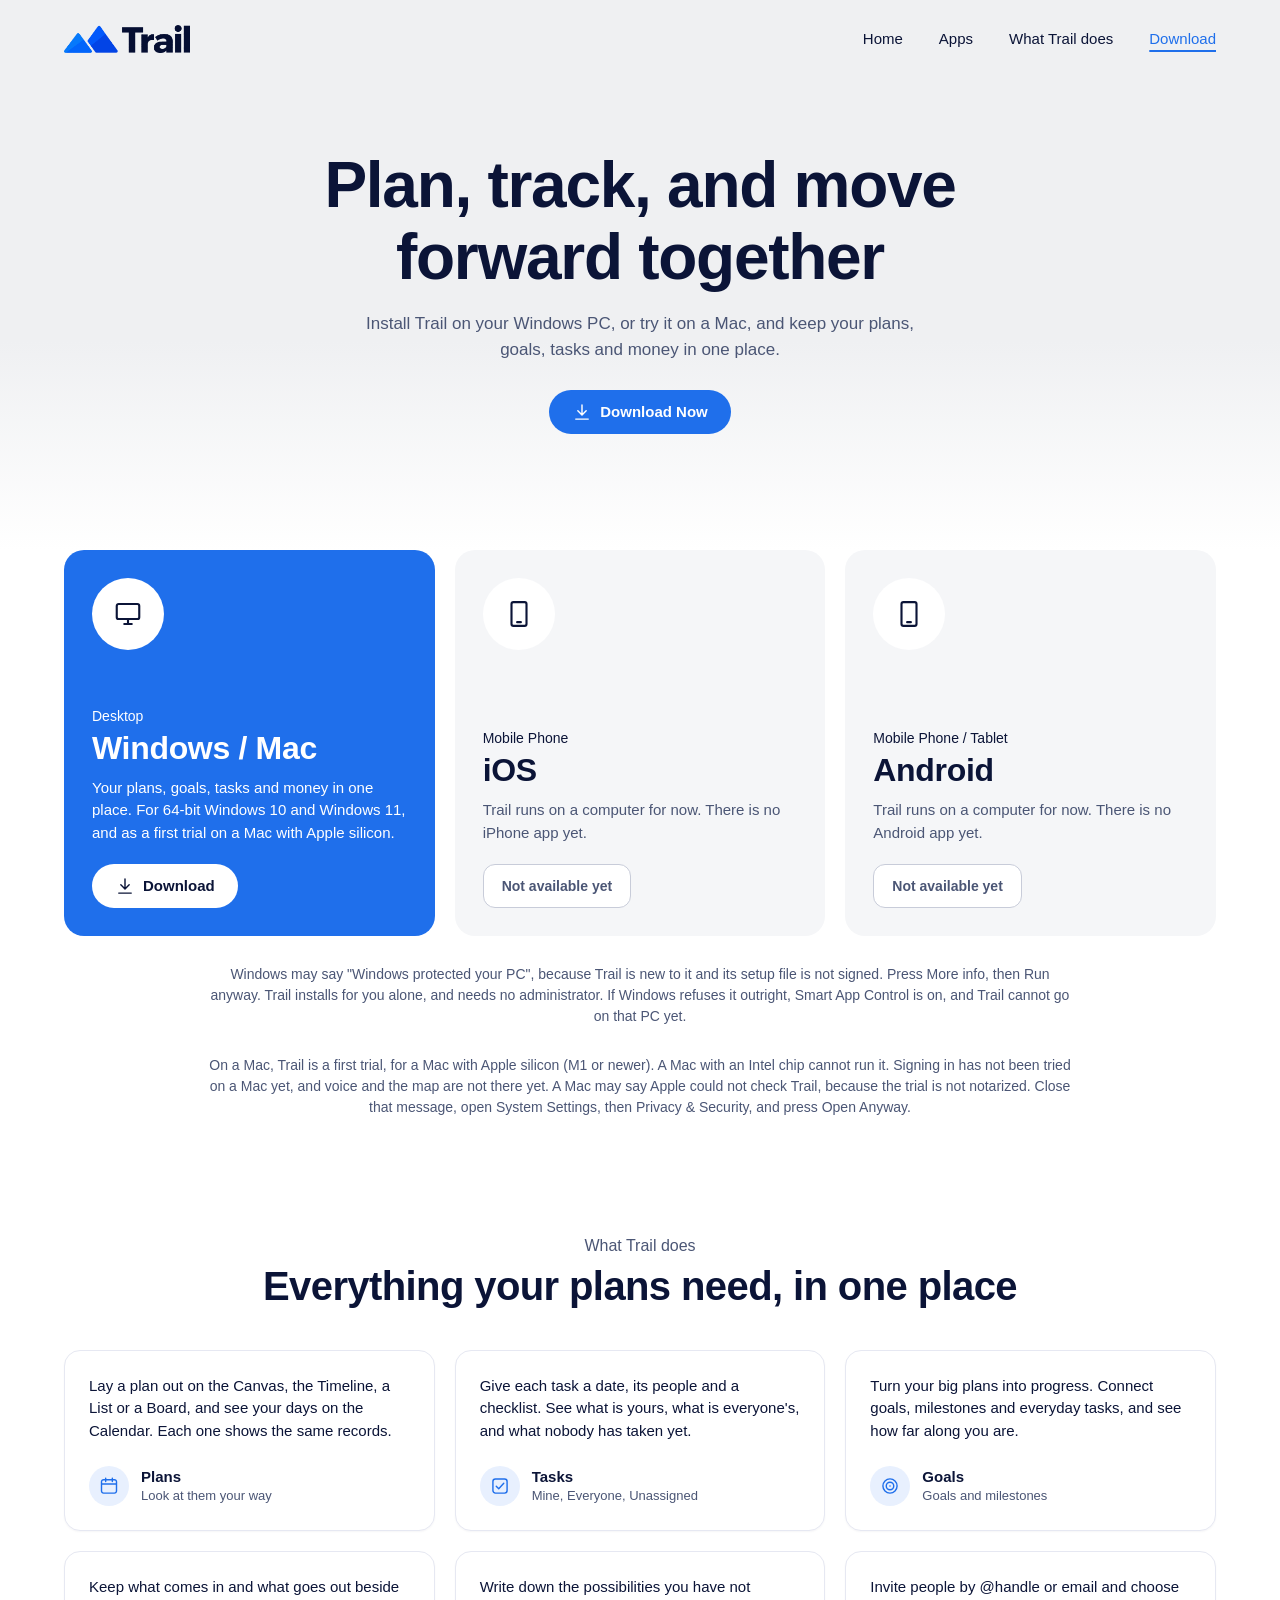
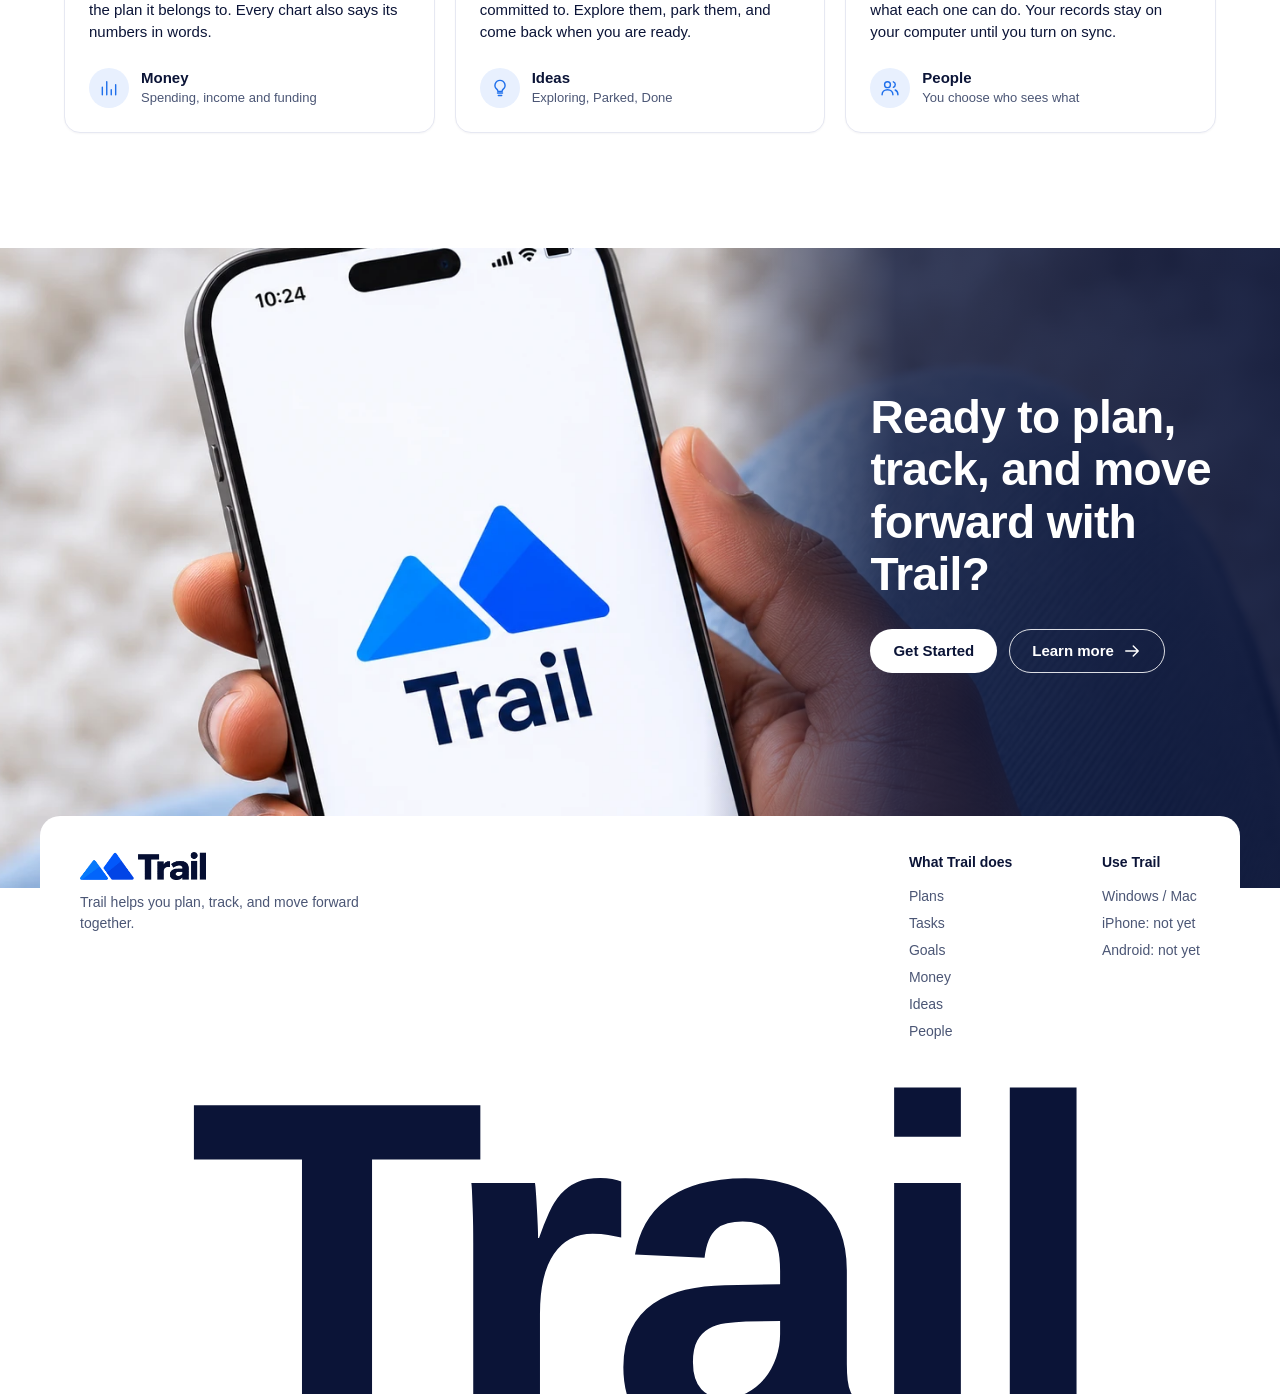
<file: index.html>
<!doctype html>
<html lang="en">
<head>
  <meta charset="utf-8">
  <meta name="viewport" content="width=device-width, initial-scale=1">
  <title>Download Trail</title>
  <meta name="description" content="Install Trail on your Windows PC, or try it on a Mac, and keep your plans, goals, tasks and money in one place.">
  <meta name="color-scheme" content="light">
  <link rel="canonical" href="https://trail-plan.com/">
  <link rel="icon" type="image/png" href="assets/favicon.png">
  <link rel="stylesheet" href="site.css">
  <script src="site.js" defer></script>
</head>
<body id="top">
  <svg class="sprite" aria-hidden="true" focusable="false">
    <symbol id="i-download" viewBox="0 0 24 24"><path d="M12 3.5 V15 M7 10.5 l5 5 5 -5 M4.5 20.5 h15"/></symbol>
    <symbol id="i-arrow" viewBox="0 0 24 24"><path d="M4.5 12 h15 M13.5 6 l6 6 -6 6"/></symbol>
    <symbol id="i-monitor" viewBox="0 0 24 24"><path d="M4.5 4 h15 a1.5 1.5 0 0 1 1.5 1.5 v9 a1.5 1.5 0 0 1 -1.5 1.5 h-15 a1.5 1.5 0 0 1 -1.5 -1.5 v-9 A1.5 1.5 0 0 1 4.5 4 Z M9 20 h6 M12 16 v4"/></symbol>
    <symbol id="i-phone" viewBox="0 0 24 24"><path d="M7.5 2.5 h9 a1.5 1.5 0 0 1 1.5 1.5 v16 a1.5 1.5 0 0 1 -1.5 1.5 h-9 a1.5 1.5 0 0 1 -1.5 -1.5 V4 a1.5 1.5 0 0 1 1.5 -1.5 Z M10.5 18.5 h3"/></symbol>
    <symbol id="i-plan" viewBox="0 0 24 24"><path d="M5.5 4.5 h13 a2.5 2.5 0 0 1 2.5 2.5 v11 a2.5 2.5 0 0 1 -2.5 2.5 h-13 a2.5 2.5 0 0 1 -2.5 -2.5 v-11 a2.5 2.5 0 0 1 2.5 -2.5 Z M3 9.5 h18 M8 2.5 v4 M16 2.5 v4"/></symbol>
    <symbol id="i-task" viewBox="0 0 24 24"><path d="M6.5 3.5 h11 a3 3 0 0 1 3 3 v11 a3 3 0 0 1 -3 3 h-11 a3 3 0 0 1 -3 -3 v-11 a3 3 0 0 1 3 -3 Z M7.5 12.2 l3 3 6 -6.4"/></symbol>
    <symbol id="i-goal" viewBox="0 0 24 24"><path d="M3.5 12 a8.5 8.5 0 1 0 17 0 a8.5 8.5 0 1 0 -17 0 Z M7.5 12 a4.5 4.5 0 1 0 9 0 a4.5 4.5 0 1 0 -9 0 Z M11.9 12 h0.2"/></symbol>
    <symbol id="i-money" viewBox="0 0 24 24"><path d="M4 20 V11 M9.3 20 V4.5 M14.7 20 v-6 M20 20 V8"/></symbol>
    <symbol id="i-idea" viewBox="0 0 24 24"><path d="M9 18 h6 M10 21 h4 M12 2.8 a6 6 0 0 0 -3.6 10.8 c0.6 0.5 0.9 1.1 0.9 1.8 V16 h5.4 v-0.6 c0 -0.7 0.3 -1.3 0.9 -1.8 A6 6 0 0 0 12 2.8 Z"/></symbol>
    <symbol id="i-people" viewBox="0 0 24 24"><path d="M9 11.5 a3.5 3.5 0 1 0 0 -7 a3.5 3.5 0 1 0 0 7 Z M2.5 20 c0 -3.6 2.9 -6 6.5 -6 c3.6 0 6.5 2.4 6.5 6 M16 4.6 a3.5 3.5 0 0 1 0 6.6 M18.2 14.4 c2 0.8 3.3 2.9 3.3 5.6"/></symbol>
  </svg>

  <header class="bar">
    <a class="brand" href="#top"><img src="assets/trail-logo.png" alt="Trail" width="126" height="28"></a>
    <nav aria-label="This page">
      <a href="#top">Home</a>
      <a href="#apps">Apps</a>
      <a href="#what">What Trail does</a>
      <a class="here" href="#apps" aria-current="page">Download</a>
    </nav>
  </header>

  <main>
    <section class="hero">
      <aside class="invited" id="invited" aria-labelledby="invited-title" hidden>
        <h2 id="invited-title">You have an invitation waiting</h2>
        <ol>
          <li>Download Trail, and open the file. If Windows warns you, press More info, then Run anyway. On a Mac, see the note under Download.</li>
          <li>Sign up or sign in with the address the invitation went to.</li>
          <li>Press the bell at the top of Trail, then Accept or Decline.</li>
        </ol>
        <p>Already have Trail? Open it and press the bell. On a phone? Trail runs on a computer, so open this page on your PC or Mac.</p>
      </aside>

      <h1>Plan, track, and move forward together</h1>
      <p class="lead">Install Trail on your Windows PC, or try it on a Mac, and keep your plans, goals, tasks and money in one place.</p>
      <a class="btn btn-accent" href="#apps" data-download>
        <svg class="glyph" aria-hidden="true"><use href="#i-download"/></svg>
        Download Now
      </a>
      <p class="not-ready" data-not-ready role="status" hidden>The download is not up yet. Check back soon.</p>
      <p class="not-ready" data-other-device role="status" hidden>Trail runs on a Windows PC or a Mac. Open this page on one of them to download it.</p>
    </section>

    <section class="apps" id="apps" aria-label="Where Trail runs">
      <article class="app app-main">
        <span class="disc"><svg class="glyph" aria-hidden="true"><use href="#i-monitor"/></svg></span>
        <div class="app-words">
          <p class="kicker">Desktop</p>
          <h2>Windows / Mac</h2>
          <p>Your plans, goals, tasks and money in one place. For 64-bit Windows 10 and Windows 11, and as a first trial on a Mac with Apple silicon.</p>
          <a class="btn btn-white" href="#apps" data-download aria-label="Download Trail">
            <svg class="glyph" aria-hidden="true"><use href="#i-download"/></svg>
            Download
          </a>
        </div>
      </article>

      <article class="app">
        <span class="disc"><svg class="glyph" aria-hidden="true"><use href="#i-phone"/></svg></span>
        <div class="app-words">
          <p class="kicker">Mobile Phone</p>
          <h2>iOS</h2>
          <p>Trail runs on a computer for now. There is no iPhone app yet.</p>
          <span class="not-yet">Not available yet</span>
        </div>
      </article>

      <article class="app">
        <span class="disc"><svg class="glyph" aria-hidden="true"><use href="#i-phone"/></svg></span>
        <div class="app-words">
          <p class="kicker">Mobile Phone / Tablet</p>
          <h2>Android</h2>
          <p>Trail runs on a computer for now. There is no Android app yet.</p>
          <span class="not-yet">Not available yet</span>
        </div>
      </article>

      <p class="apps-note" id="windows-warning">Windows may say "Windows protected your PC", because Trail is new to it and its setup file is not signed. Press More info, then Run anyway. Trail installs for you alone, and needs no administrator. If Windows refuses it outright, Smart App Control is on, and Trail cannot go on that PC yet.</p>
      <p class="apps-note" id="mac-warning">On a Mac, Trail is a first trial, for a Mac with Apple silicon (M1 or newer). A Mac with an Intel chip cannot run it. Signing in has not been tried on a Mac yet, and voice and the map are not there yet. A Mac may say Apple could not check Trail, because the trial is not notarized. Close that message, open System Settings, then Privacy &amp; Security, and press Open Anyway.</p>
    </section>

    <section class="what" id="what" aria-labelledby="what-title">
      <p class="eyebrow">What Trail does</p>
      <h2 id="what-title">Everything your plans need, in one place</h2>
      <div class="cards">
        <article class="card">
          <p>Lay a plan out on the Canvas, the Timeline, a List or a Board, and see your days on the Calendar. Each one shows the same records.</p>
          <div class="who">
            <span class="dot"><svg class="glyph" aria-hidden="true"><use href="#i-plan"/></svg></span>
            <div><h3>Plans</h3><p>Look at them your way</p></div>
          </div>
        </article>
        <article class="card">
          <p>Give each task a date, its people and a checklist. See what is yours, what is everyone's, and what nobody has taken yet.</p>
          <div class="who">
            <span class="dot"><svg class="glyph" aria-hidden="true"><use href="#i-task"/></svg></span>
            <div><h3>Tasks</h3><p>Mine, Everyone, Unassigned</p></div>
          </div>
        </article>
        <article class="card">
          <p>Turn your big plans into progress. Connect goals, milestones and everyday tasks, and see how far along you are.</p>
          <div class="who">
            <span class="dot"><svg class="glyph" aria-hidden="true"><use href="#i-goal"/></svg></span>
            <div><h3>Goals</h3><p>Goals and milestones</p></div>
          </div>
        </article>
        <article class="card">
          <p>Keep what comes in and what goes out beside the plan it belongs to. Every chart also says its numbers in words.</p>
          <div class="who">
            <span class="dot"><svg class="glyph" aria-hidden="true"><use href="#i-money"/></svg></span>
            <div><h3>Money</h3><p>Spending, income and funding</p></div>
          </div>
        </article>
        <article class="card">
          <p>Write down the possibilities you have not committed to. Explore them, park them, and come back when you are ready.</p>
          <div class="who">
            <span class="dot"><svg class="glyph" aria-hidden="true"><use href="#i-idea"/></svg></span>
            <div><h3>Ideas</h3><p>Exploring, Parked, Done</p></div>
          </div>
        </article>
        <article class="card">
          <p>Invite people by @handle or email and choose what each one can do. Your records stay on your computer until you turn on sync.</p>
          <div class="who">
            <span class="dot"><svg class="glyph" aria-hidden="true"><use href="#i-people"/></svg></span>
            <div><h3>People</h3><p>You choose who sees what</p></div>
          </div>
        </article>
      </div>
    </section>

    <section class="ready" aria-labelledby="ready-title">
      <img class="ready-photo" src="assets/trail-in-hand.webp" alt="A hand holding a phone with the Trail logo on its screen." width="1672" height="941" loading="lazy">
      <div class="ready-words">
        <h2 id="ready-title">Ready to plan, track, and move forward with Trail?</h2>
        <div class="ready-actions">
          <a class="btn btn-white" href="#apps">Get Started</a>
          <a class="btn btn-ghost" href="#what">
            Learn more
            <svg class="glyph" aria-hidden="true"><use href="#i-arrow"/></svg>
          </a>
        </div>
      </div>
    </section>
  </main>

  <footer class="foot">
    <div class="foot-card">
      <div class="foot-brand">
        <img src="assets/trail-logo.png" alt="Trail" width="126" height="28">
        <p>Trail helps you plan, track, and move forward together.</p>
      </div>
      <nav class="foot-links" aria-label="More of this page">
        <div>
          <h3>What Trail does</h3>
          <a href="#what">Plans</a>
          <a href="#what">Tasks</a>
          <a href="#what">Goals</a>
          <a href="#what">Money</a>
          <a href="#what">Ideas</a>
          <a href="#what">People</a>
        </div>
        <div>
          <h3>Use Trail</h3>
          <a href="#apps">Windows / Mac</a>
          <span>iPhone: not yet</span>
          <span>Android: not yet</span>
        </div>
      </nav>
    </div>
    <div class="foot-name" aria-hidden="true">Trail</div>
  </footer>
</body>
</html>
</file>
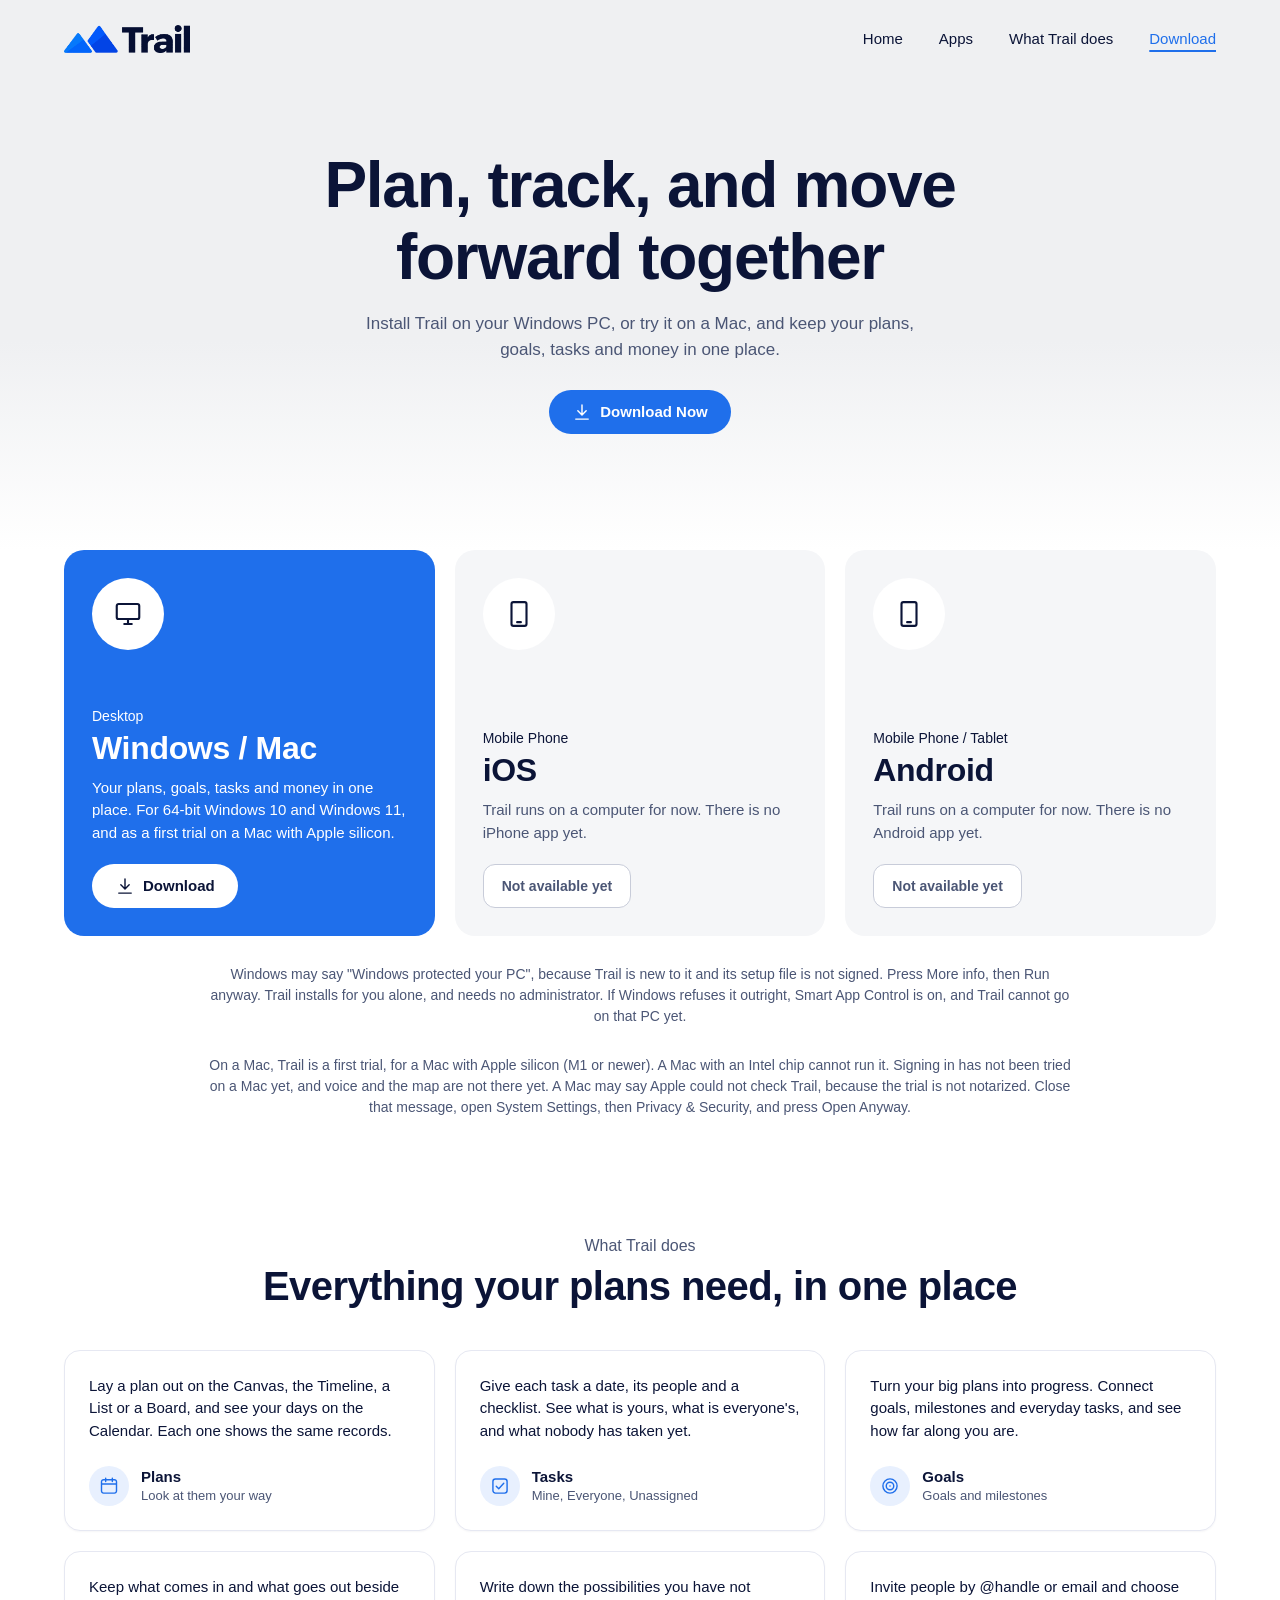
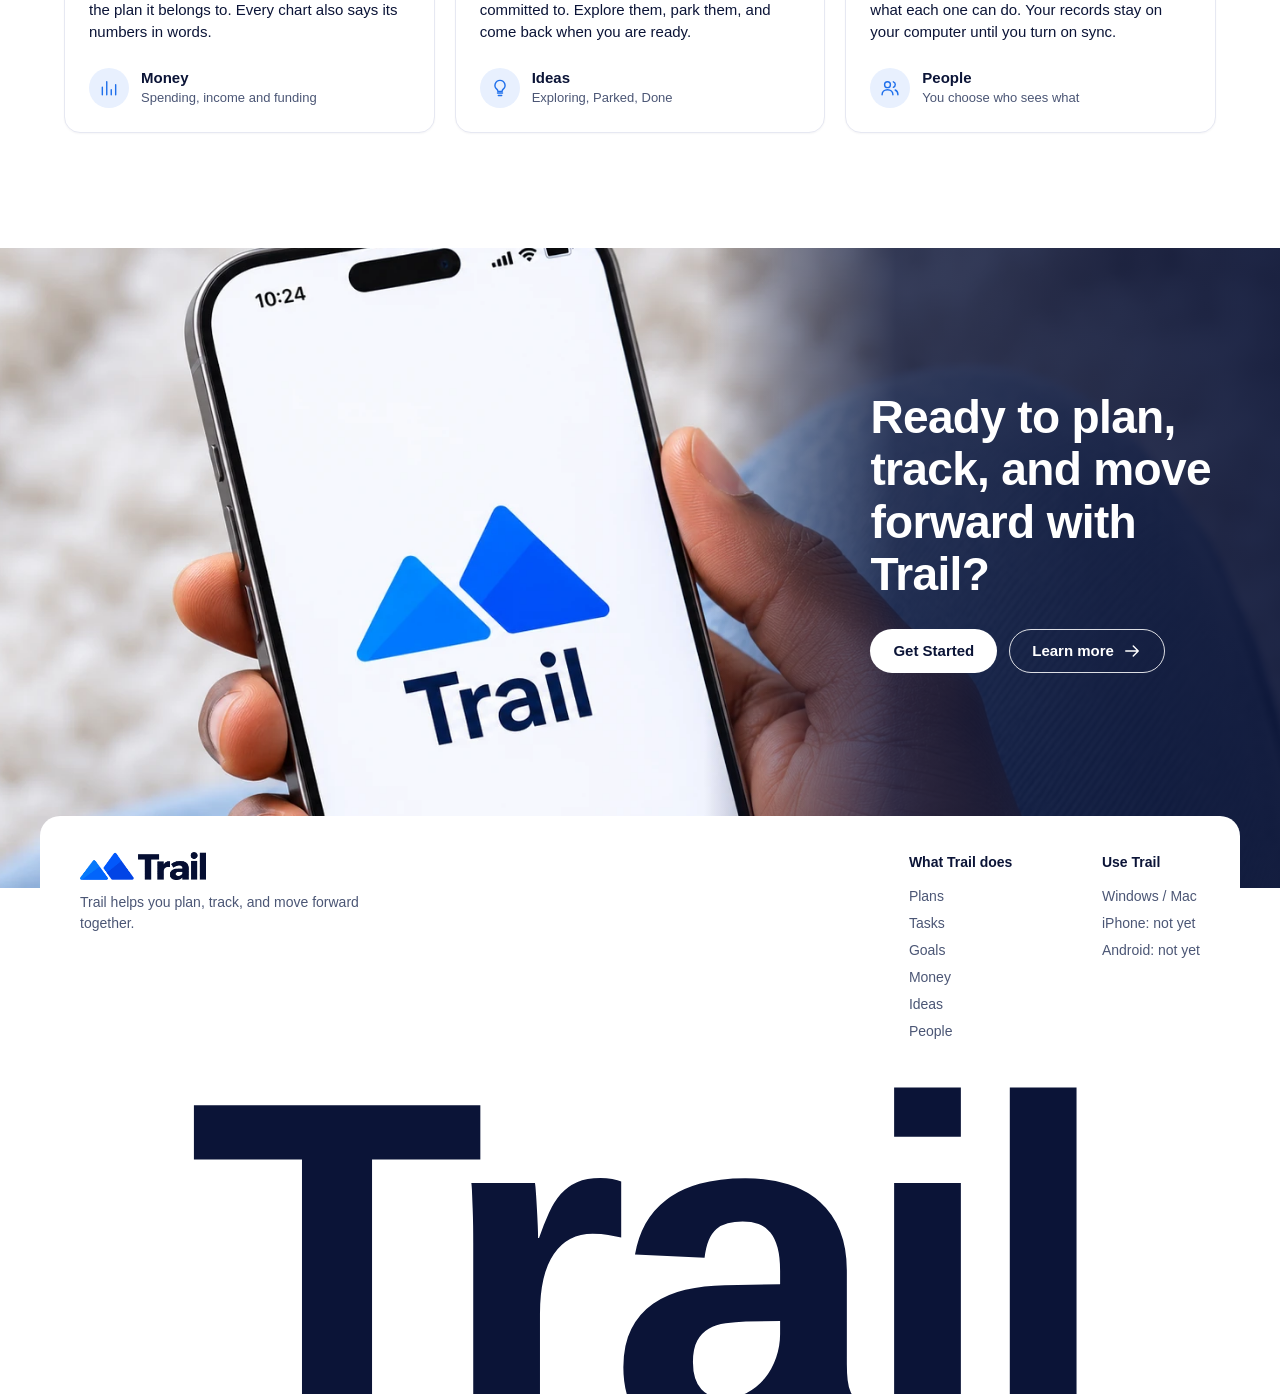
<file: signed-in/index.html>
<!doctype html>
<html lang="en">
<head>
  <meta charset="utf-8">
  <meta name="viewport" content="width=device-width, initial-scale=1">
  <title>Trail</title>
  <meta name="description" content="Where signing in to Trail comes back to.">
  <meta name="color-scheme" content="light">
  <meta name="robots" content="noindex">
  <meta name="referrer" content="no-referrer">
  <link rel="icon" type="image/png" href="../assets/favicon.png">
  <link rel="stylesheet" href="../site.css">
  <link rel="stylesheet" href="signed-in.css">
  <script src="../site.js" defer></script>
  <script src="signed-in.js" defer></script>
</head>
<body class="back-page">
  <svg class="sprite" aria-hidden="true" focusable="false">
    <symbol id="i-check" viewBox="0 0 24 24"><path d="M4.5 12.5 l5 5 10 -11"/></symbol>
    <symbol id="i-open" viewBox="0 0 24 24"><path d="M14 4 h6 v6 M20 4 l-9 9 M18 14 v4.5 a1.5 1.5 0 0 1 -1.5 1.5 h-11 a1.5 1.5 0 0 1 -1.5 -1.5 v-11 a1.5 1.5 0 0 1 1.5 -1.5 H10"/></symbol>
    <symbol id="i-key" viewBox="0 0 24 24"><path d="M14.5 15 a5.5 5.5 0 1 0 -5 -3.2 L3.5 17.8 V20.5 h3 V18 h2.5 v-2.5 h2 l.9 -.9 a5.5 5.5 0 0 0 2.6 .4 Z M16.5 7.5 h0.1"/></symbol>
    <symbol id="i-monitor" viewBox="0 0 24 24"><path d="M4.5 4 h15 a1.5 1.5 0 0 1 1.5 1.5 v9 a1.5 1.5 0 0 1 -1.5 1.5 h-15 a1.5 1.5 0 0 1 -1.5 -1.5 v-9 A1.5 1.5 0 0 1 4.5 4 Z M9 20 h6 M12 16 v4"/></symbol>
    <symbol id="i-clock" viewBox="0 0 24 24"><path d="M3.5 12 a8.5 8.5 0 1 0 17 0 a8.5 8.5 0 1 0 -17 0 Z M12 7 v5.5 h4"/></symbol>
    <symbol id="i-again" viewBox="0 0 24 24"><path d="M4 5 v5.5 h5.5 M4.6 10.5 A8 8 0 1 1 4 14"/></symbol>
  </svg>

  <header class="bar">
    <a class="brand" href="../"><img src="../assets/trail-logo.png" alt="Trail" width="126" height="28"></a>
    <div class="bar-end">
      <nav aria-label="Trail's website">
        <a href="../">Home</a>
        <a href="../#what">Features</a>
        <a href="../#apps">Apps</a>
      </nav>
      <a class="btn btn-accent" href="../#apps" data-download>Download</a>
    </div>
  </header>

  <main class="back-main">
    <noscript>
      <section class="back">
        <h1>Go back to Trail</h1>
        <p class="back-lead">Sign in again from Trail on your Windows PC.</p>
      </section>
    </noscript>

    <section class="back" data-state="signed-in" hidden>
      <span class="back-disc"><svg class="glyph" aria-hidden="true"><use href="#i-check"/></svg></span>
      <h1>You&rsquo;re signed in</h1>
      <p class="back-lead">Go back to Trail to continue.</p>
      <p class="back-note">You can close this tab.</p>
    </section>

    <section class="back" data-state="confirmed" hidden>
      <span class="back-disc"><svg class="glyph" aria-hidden="true"><use href="#i-check"/></svg></span>
      <h1>Email confirmed</h1>
      <p class="back-lead">Open Trail on this PC to continue.</p>
      <a class="btn btn-accent btn-big" href="trail://open" data-trail>
        <svg class="glyph" aria-hidden="true"><use href="#i-open"/></svg>
        Open Trail
      </a>
      <p class="back-note">Nothing happened? <a href="../#apps" data-download>Download Trail for Windows</a></p>
    </section>

    <section class="back" data-state="reset" hidden>
      <span class="back-disc"><svg class="glyph" aria-hidden="true"><use href="#i-key"/></svg></span>
      <h1>Set your new password in Trail</h1>
      <p class="back-lead">Open Trail on this PC to choose a new password.</p>
      <a class="btn btn-accent btn-big" href="trail://open" data-trail>
        <svg class="glyph" aria-hidden="true"><use href="#i-open"/></svg>
        Open Trail
      </a>
      <p class="back-note">You can close this tab after Trail opens.</p>
    </section>

    <section class="back back-open" data-state="elsewhere" hidden>
      <span class="back-disc"><svg class="glyph" aria-hidden="true"><use href="#i-monitor"/></svg></span>
      <h1>Email confirmed</h1>
      <p class="back-lead">Carry on in Trail on your Windows PC.</p>
      <aside class="back-aside">
        <span class="dot"><svg class="glyph" aria-hidden="true"><use href="#i-key"/></svg></span>
        <div>
          <h2>Resetting your password?</h2>
          <p>Open the password reset link on your Windows PC to set a new password in Trail.</p>
        </div>
      </aside>
    </section>

    <section class="back back-open" data-state="elsewhere-reset" hidden>
      <span class="back-disc"><svg class="glyph" aria-hidden="true"><use href="#i-monitor"/></svg></span>
      <h1>Set your new password on your PC</h1>
      <p class="back-lead">This link only works in Trail on your Windows PC. In Trail there, ask for a new reset link and open it on that PC.</p>
    </section>

    <section class="back" data-state="expired" hidden>
      <span class="back-disc"><svg class="glyph" aria-hidden="true"><use href="#i-clock"/></svg></span>
      <h1>This link has expired or was already used</h1>
      <p class="back-lead">Go back to Trail and ask for a new link.</p>
      <a class="btn btn-accent btn-big" href="trail://open" data-trail>Go to Trail</a>
      <p class="back-note">Then open the latest email from Trail.</p>
    </section>

    <section class="back" data-state="google-failed" hidden>
      <span class="back-disc"><svg class="glyph" aria-hidden="true"><use href="#i-again"/></svg></span>
      <h1>Google sign-in didn&rsquo;t finish</h1>
      <p class="back-lead">Go back to Trail and try again.</p>
      <p class="back-note">Sign-in may have been cancelled or could not be completed.</p>
    </section>
  </main>

  <footer class="back-foot">
    <img src="../assets/trail-logo.png" alt="Trail" width="126" height="28">
  </footer>
</body>
</html>
</file>
<file: site.css>
/* Trail's download page, from James's mockup of 2026-11-04
   (docs/mockups/desktop/84-download-page.png). Plain files: no build step. */

:root {
  --accent: #1f6feb;
  --accent-deep: #1a5fd0;
  --on-accent: #ffffff;
  --ink: #0b1437;
  --muted: #4b5675;
  --line: #e6e8f2;
  --paper: #f5f6f8;
  --hero-top: #eff0f2;
  --wash: #e8f0fe;
  --card: #ffffff;
  --night: #0b1437;
  --scrim: 11, 20, 55;
  --r-card: 20px;
  --page: 1280px;
  --gutter: clamp(20px, 5vw, 80px);
  --font: "Segoe UI Variable Text", "Segoe UI", -apple-system, BlinkMacSystemFont, Roboto, Helvetica, Arial, sans-serif;
  --font-display: "Segoe UI Variable Display", "Segoe UI", -apple-system, BlinkMacSystemFont, Roboto, Helvetica, Arial, sans-serif;
}

* { box-sizing: border-box; }
html { scroll-behavior: smooth; }
body { margin: 0; background: var(--card); color: var(--ink); font-family: var(--font); font-size: 16px; line-height: 1.5; -webkit-font-smoothing: antialiased; }
img { display: block; max-width: 100%; height: auto; }
h1, h2, h3, p { margin: 0; }
a { color: inherit; }
:focus-visible { outline: 2px solid var(--accent); outline-offset: 3px; border-radius: 6px; }
.app-main :focus-visible, .ready :focus-visible { outline-color: var(--on-accent); }

.sprite { position: absolute; width: 0; height: 0; overflow: hidden; }
.glyph { width: 20px; height: 20px; flex: none; fill: none; stroke: currentColor; stroke-width: 1.7; stroke-linecap: round; stroke-linejoin: round; }

/* The bar. */
.bar { position: absolute; inset: 0 0 auto; z-index: 2; display: flex; align-items: center; justify-content: space-between; gap: 24px; max-width: var(--page); margin: 0 auto; padding: 22px var(--gutter); }
.brand img { height: 28px; width: auto; }
.bar nav { display: flex; gap: clamp(14px, 3vw, 36px); font-size: 15px; }
.bar nav a { text-decoration: none; padding: 6px 0; }
.bar nav a:hover { color: var(--accent); }
.bar nav .here { color: var(--accent); text-decoration: underline; text-underline-offset: 6px; text-decoration-thickness: 2px; }

/* The buttons. */
.btn { display: inline-flex; align-items: center; justify-content: center; gap: 8px; min-height: 44px; padding: 0 22px; border-radius: 999px; border: 1px solid transparent; font-size: 15px; font-weight: 600; text-decoration: none; transition: background-color 120ms ease, color 120ms ease; }
.btn-accent { background: var(--accent); color: var(--on-accent); }
.btn-accent:hover { background: var(--accent-deep); }
.btn-white { background: var(--card); color: var(--ink); }
.btn-white:hover { background: var(--wash); }
.btn-ghost { border-color: rgba(255, 255, 255, 0.85); color: var(--on-accent); }
.btn-ghost:hover { background: rgba(255, 255, 255, 0.14); }

/* The top of the page. */
.hero { display: flex; flex-direction: column; align-items: center; text-align: center; padding: clamp(110px, 12vw, 150px) var(--gutter) clamp(72px, 9vw, 120px); background: linear-gradient(var(--hero-top) 62%, var(--card)); }
.hero h1 { max-width: 15em; text-wrap: balance; font-family: var(--font-display); font-size: clamp(36px, 5.2vw, 64px); line-height: 1.12; font-weight: 600; letter-spacing: -0.02em; }
.lead { max-width: 34em; margin: 18px 0 28px; color: var(--muted); font-size: 17px; }
.not-ready { margin-top: 14px; color: var(--muted); font-size: 14px; }

/* Who came here from an invitation email. */
.invited { width: 100%; max-width: 680px; margin-bottom: 44px; padding: 22px 26px; border: 1px solid #c9dafb; border-radius: 16px; background: var(--wash); text-align: left; }
.invited h2 { font-size: 18px; font-weight: 700; }
.invited ol { margin: 10px 0; padding-left: 22px; }
.invited li { margin-bottom: 2px; }
.invited p { color: var(--muted); font-size: 14px; }

/* Where Trail runs. */
.apps { display: grid; grid-template-columns: repeat(3, minmax(0, 1fr)); gap: 20px; max-width: var(--page); margin: 0 auto; padding: 0 var(--gutter); scroll-margin-top: 24px; }
.app { display: flex; flex-direction: column; gap: 56px; min-height: 380px; padding: 28px; border-radius: var(--r-card); background: var(--paper); }
.app-main { background: var(--accent); color: var(--on-accent); }
.disc { display: grid; place-items: center; width: 72px; height: 72px; border-radius: 50%; background: var(--card); color: var(--ink); }
.disc .glyph { width: 30px; height: 30px; }
.app-words { display: flex; flex-direction: column; align-items: flex-start; flex: 1; justify-content: flex-end; }
.kicker { font-size: 14px; }
.app h2 { margin: 2px 0 10px; font-family: var(--font-display); font-size: 32px; line-height: 1.2; font-weight: 600; letter-spacing: -0.01em; }
.app-words > p:not(.kicker) { margin-bottom: 20px; color: var(--muted); font-size: 15px; }
.app-main .app-words > p:not(.kicker) { color: var(--on-accent); }
.not-yet { display: inline-flex; align-items: center; min-height: 44px; padding: 0 18px; border: 1px solid #c8ccd9; border-radius: 12px; background: var(--card); color: var(--muted); font-size: 14px; font-weight: 600; }

.apps-note { grid-column: 1 / -1; max-width: 62em; margin: 8px auto 0; color: var(--muted); font-size: 14px; text-align: center; }

/* What Trail does. */
.what { max-width: var(--page); margin: 0 auto; padding: clamp(72px, 9vw, 120px) var(--gutter); text-align: center; scroll-margin-top: 24px; }
.eyebrow { color: var(--muted); font-size: 16px; }
.what > h2 { margin: 4px 0 40px; font-family: var(--font-display); font-size: clamp(28px, 3.4vw, 40px); line-height: 1.2; font-weight: 600; letter-spacing: -0.015em; }
.cards { display: grid; grid-template-columns: repeat(3, minmax(0, 1fr)); gap: 20px; text-align: left; }
.card { display: flex; flex-direction: column; justify-content: space-between; gap: 24px; padding: 24px; border: 1px solid var(--line); border-radius: 16px; background: var(--card); box-shadow: 0 1px 2px rgba(11, 20, 55, 0.04); }
.card > p { font-size: 15px; }
.who { display: flex; align-items: center; gap: 12px; }
.dot { display: grid; place-items: center; flex: none; width: 40px; height: 40px; border-radius: 50%; background: var(--wash); color: var(--accent); }
.who h3 { font-size: 15px; line-height: 1.3; font-weight: 700; }
.who p { color: var(--muted); font-size: 13px; }

/* The photograph, with its words clear of the logo on the phone. */
.ready { position: relative; display: flex; justify-content: flex-end; align-items: center; min-height: clamp(520px, 50vw, 760px); padding: 48px var(--gutter) 120px; overflow: hidden; background: var(--night); color: var(--on-accent); }
/* The photograph starts left of the page, so the phone sits clear of the words and no shade falls on its screen. */
.ready-photo { position: absolute; top: 0; left: -14%; width: 114%; max-width: none; height: 100%; object-fit: cover; object-position: 30% 42%; }
.ready::after { content: ""; position: absolute; inset: 0; background: linear-gradient(to right, rgba(var(--scrim), 0) 55%, rgba(var(--scrim), 0.45) 62%, rgba(var(--scrim), 0.8) 70%, rgba(var(--scrim), 0.9) 100%); }
.ready-words { position: relative; z-index: 1; width: min(30%, 420px); }
.ready h2 { font-family: var(--font-display); font-size: clamp(30px, 3.6vw, 48px); line-height: 1.14; font-weight: 600; letter-spacing: -0.015em; }
.ready-actions { display: flex; flex-wrap: wrap; gap: 12px; margin-top: 28px; }

/* The foot, its card over the photograph and the name as large as the page. */
.foot { position: relative; z-index: 1; margin-top: -72px; overflow: hidden; background: linear-gradient(transparent 72px, var(--card) 72px); }
.foot-card { display: flex; justify-content: space-between; gap: 40px; flex-wrap: wrap; max-width: calc(var(--page) - 2 * 40px); margin: 0 auto; padding: 36px 40px 28px; border-radius: 20px 20px 0 0; background: var(--card); }
.foot-brand { max-width: 300px; }
.foot-brand img { height: 28px; width: auto; }
.foot-brand p { margin-top: 12px; color: var(--muted); font-size: 14px; }
.foot-links { display: flex; gap: clamp(40px, 7vw, 96px); }
.foot-links h3 { margin-bottom: 10px; font-size: 14px; font-weight: 700; }
.foot-links a, .foot-links span { display: block; padding: 3px 0; color: var(--muted); font-size: 14px; text-decoration: none; }
.foot-links a:hover { color: var(--accent); }
.foot-name { height: 0.66em; overflow: hidden; color: var(--ink); font-family: var(--font-display); font-size: clamp(120px, 38vw, 640px); line-height: 0.82; font-weight: 700; letter-spacing: -0.04em; text-align: center; user-select: none; }

/* A narrower window. */
@media (max-width: 960px) {
  .apps, .cards { grid-template-columns: 1fr; }
  .app { min-height: 0; gap: 32px; }
  .ready { display: block; min-height: 0; padding: 0; }
  .ready-photo { position: static; width: 100%; height: auto; aspect-ratio: 4 / 3; object-position: 34% 45%; }
  .ready::after { display: none; }
  .ready-words { width: auto; padding: 32px var(--gutter) 112px; }
}

@media (max-width: 560px) {
  .bar nav a:not(.here) { display: none; }
  .foot-card { padding: 28px 24px 20px; }
}

@media (prefers-reduced-motion: reduce) {
  html { scroll-behavior: auto; }
  .btn { transition: none; }
}
</file>
<file: signed-in/signed-in.css>
/* Where signing in comes back to, from James's mockups of 2026-11-05
   (docs/mockups/desktop/86 to 91). Its own file, on top of ../site.css's tokens,
   because a returning visitor's browser may hold an older site.css. */

.back-page { display: flex; flex-direction: column; min-height: 100vh; }
.bar-end { display: flex; align-items: center; gap: clamp(14px, 3vw, 36px); }
.back-main { flex: 1; display: grid; place-items: center; padding: 110px var(--gutter) 64px; }

.back { display: flex; flex-direction: column; align-items: center; width: 100%; max-width: 900px; padding: clamp(32px, 4vw, 44px) clamp(20px, 5vw, 64px); border: 1px solid var(--line); border-radius: 24px; background: var(--paper); text-align: center; }
.back[hidden] { display: none; }
.back-open { max-width: 980px; padding: 0; border: 0; background: none; }

.back-disc { display: grid; place-items: center; flex: none; width: 104px; height: 104px; margin-bottom: 24px; border-radius: 50%; background: var(--wash); color: var(--accent); }
.back-disc .glyph { width: 46px; height: 46px; stroke-width: 2; }
.back h1 { font-family: var(--font-display); font-size: clamp(32px, 4vw, 52px); line-height: 1.15; font-weight: 700; letter-spacing: -0.02em; text-wrap: balance; }
.back-lead { max-width: 34em; margin-top: 12px; color: var(--muted); font-size: clamp(18px, 1.8vw, 22px); }
.back-note { margin-top: 18px; color: var(--muted); font-size: 17px; }
.back-note a { color: var(--accent); text-underline-offset: 3px; }

.btn-big { min-height: 60px; min-width: min(280px, 100%); margin-top: 28px; padding: 0 36px; font-size: 19px; }
.btn-big[hidden] { display: none; }
.btn-big .glyph { width: 24px; height: 24px; }

.back-aside { display: flex; align-items: center; gap: 24px; width: 100%; margin-top: 44px; padding: 28px clamp(20px, 3vw, 36px); border-radius: 20px; background: var(--paper); text-align: left; }
.back-aside > div { min-width: 0; }
.back-aside .dot { width: 64px; height: 64px; background: var(--card); }
.back-aside .glyph { width: 28px; height: 28px; }
.back-aside h2 { font-size: clamp(20px, 2vw, 26px); line-height: 1.25; font-weight: 700; }
.back-aside p { margin-top: 4px; color: var(--muted); font-size: 18px; }

.back-foot { width: 100%; max-width: var(--page); margin: 0 auto; padding: 0 var(--gutter); }
.back-foot img { box-sizing: content-box; height: 28px; width: auto; padding: 28px 0; }
.back-foot::before { content: ""; display: block; border-top: 1px solid var(--line); }

/* A phone. */
@media (max-width: 560px) {
  .bar-end nav { display: none; }
  .back-main { padding-top: 96px; }
  .back-disc { width: 80px; height: 80px; margin-bottom: 18px; }
  .back-disc .glyph { width: 36px; height: 36px; }
  .back-note { font-size: 16px; }
  .back-aside { gap: 16px; margin-top: 32px; padding: 20px; }
  .back-aside .dot { width: 48px; height: 48px; }
  .back-aside .glyph { width: 22px; height: 22px; }
  .back-aside p { font-size: 16px; }
}
</file>
